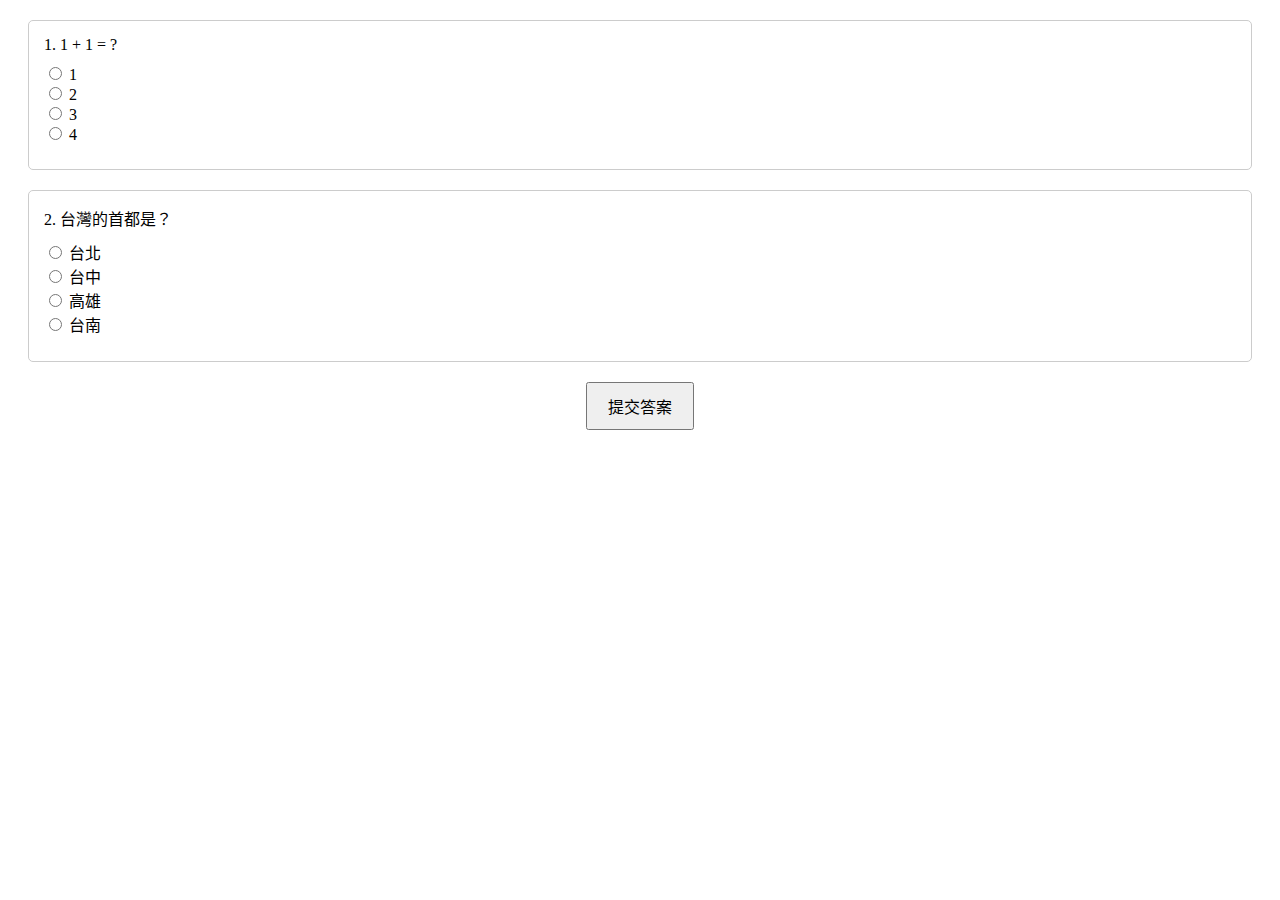
<file: v1/index.html>
<!DOCTYPE html>
<html lang="zh-TW">
<head>
    <meta charset="UTF-8">
    <title>選擇題測驗</title>
    <style>
        .question-container {
            margin: 20px;
            padding: 15px;
            border: 1px solid #ccc;
            border-radius: 5px;
        }
        .options {
            margin: 10px 0;
        }
        .result {
            font-size: 24px;
            font-weight: bold;
            text-align: center;
            margin: 20px;
        }
        #submitBtn {
            display: block;
            margin: 20px auto;
            padding: 10px 20px;
            font-size: 16px;
        }
    </style>
</head>
<body>
    <div id="quiz-container"></div>
    <button id="submitBtn">提交答案</button>
    <div id="result" class="result"></div>
    <script src="quiz.js"></script>
</body>
</html>
</file>
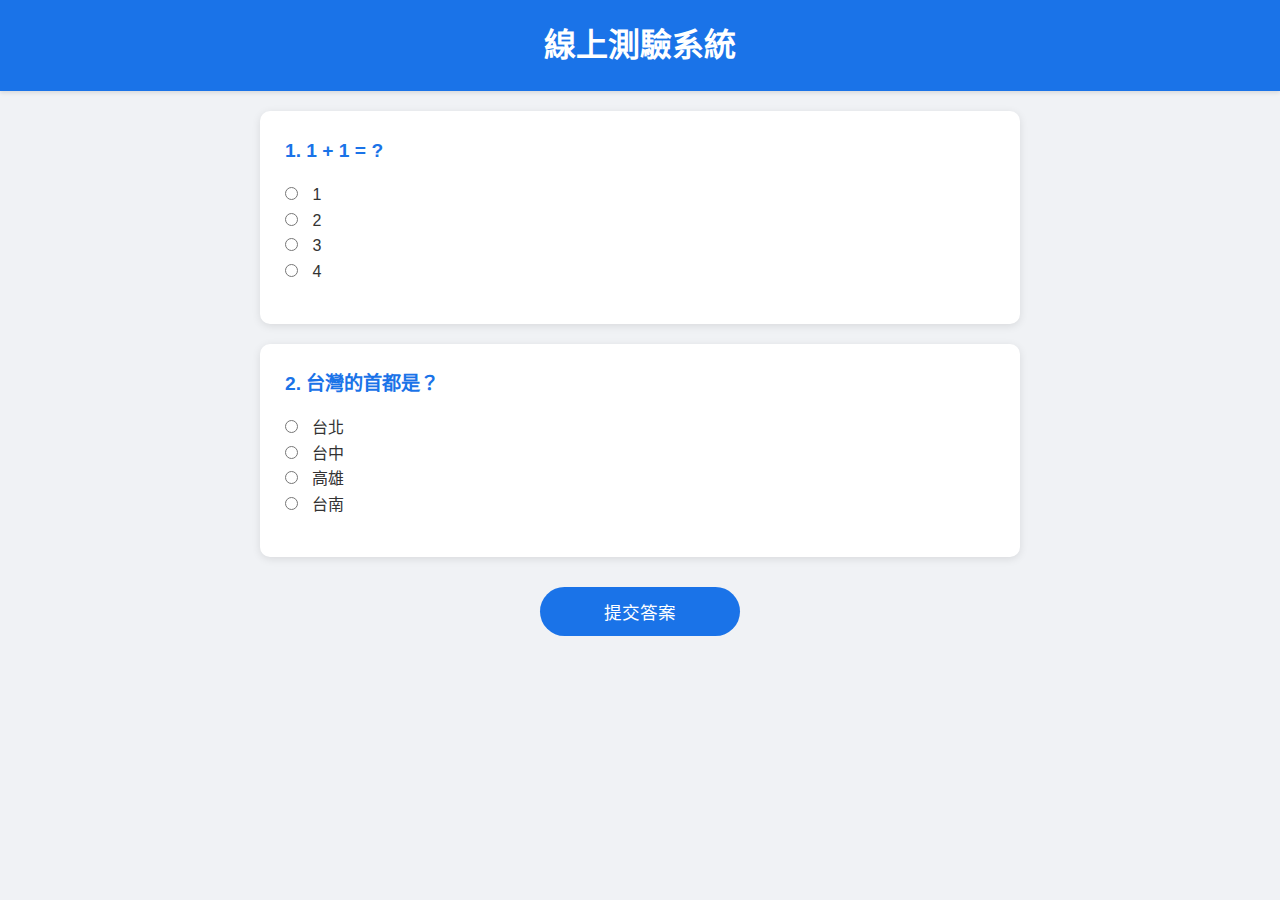
<file: v2/index.html>
<!DOCTYPE html>
<html lang="zh-TW">
<head>
    <meta charset="UTF-8">
    <meta name="viewport" content="width=device-width, initial-scale=1.0">
    <title>線上測驗系統</title>
    <style>
        * {
            box-sizing: border-box;
            margin: 0;
            padding: 0;
        }

        body {
            font-family: 'Microsoft JhengHei', '微軟正黑體', sans-serif;
            line-height: 1.6;
            background-color: #f0f2f5;
            color: #333;
        }

        .header {
            background-color: #1a73e8;
            color: white;
            padding: 20px;
            text-align: center;
            box-shadow: 0 2px 4px rgba(0,0,0,0.1);
        }

        .container {
            max-width: 800px;
            margin: 20px auto;
            padding: 0 20px;
        }

        .question-container {
            background: white;
            margin: 20px 0;
            padding: 25px;
            border-radius: 10px;
            box-shadow: 0 2px 8px rgba(0,0,0,0.1);
            transition: transform 0.2s;
        }

        .question-container:hover {
            transform: translateY(-2px);
        }

        .question {
            font-size: 1.2em;
            font-weight: bold;
            color: #1a73e8;
            margin-bottom: 15px;
        }

        .options {
            margin: 15px 0;
        }

        .option-item {
            margin: 10px 0;
            padding: 10px;
            border: 2px solid #e0e0e0;
            border-radius: 8px;
            cursor: pointer;
            transition: all 0.2s;
        }

        .option-item:hover {
            background-color: #f8f9fa;
            border-color: #1a73e8;
        }

        input[type="radio"] {
            margin-right: 10px;
        }

        label {
            cursor: pointer;
            display: inline-block;
            width: calc(100% - 30px);
        }

        #submitBtn {
            display: block;
            width: 200px;
            margin: 30px auto;
            padding: 12px 24px;
            font-size: 1.1em;
            color: white;
            background-color: #1a73e8;
            border: none;
            border-radius: 25px;
            cursor: pointer;
            transition: background-color 0.3s;
        }

        #submitBtn:hover {
            background-color: #1557b0;
        }

        .result {
            text-align: center;
            margin: 20px 0;
            padding: 20px;
            font-size: 1.5em;
            font-weight: bold;
            border-radius: 10px;
            animation: fadeIn 0.5s;
        }

        @keyframes fadeIn {
            from { opacity: 0; transform: translateY(20px); }
            to { opacity: 1; transform: translateY(0); }
        }

        .score-high {
            color: #28a745;
            background-color: #d4edda;
        }

        .score-low {
            color: #dc3545;
            background-color: #f8d7da;
        }

        .score-mid {
            color: #1a73e8;
            background-color: #e8f0fe;
        }

        @media (max-width: 600px) {
            .container {
                padding: 0 10px;
            }
            
            .question-container {
                padding: 15px;
            }

            .question {
                font-size: 1.1em;
            }
        }
    </style>
</head>
<body>
    <div class="header">
        <h1>線上測驗系統</h1>
    </div>
    <div class="container">
        <div id="quiz-container"></div>
        <button id="submitBtn">提交答案</button>
        <div id="result" class="result"></div>
    </div>
    <script src="quiz.js"></script>
</body>
</html>
</file>
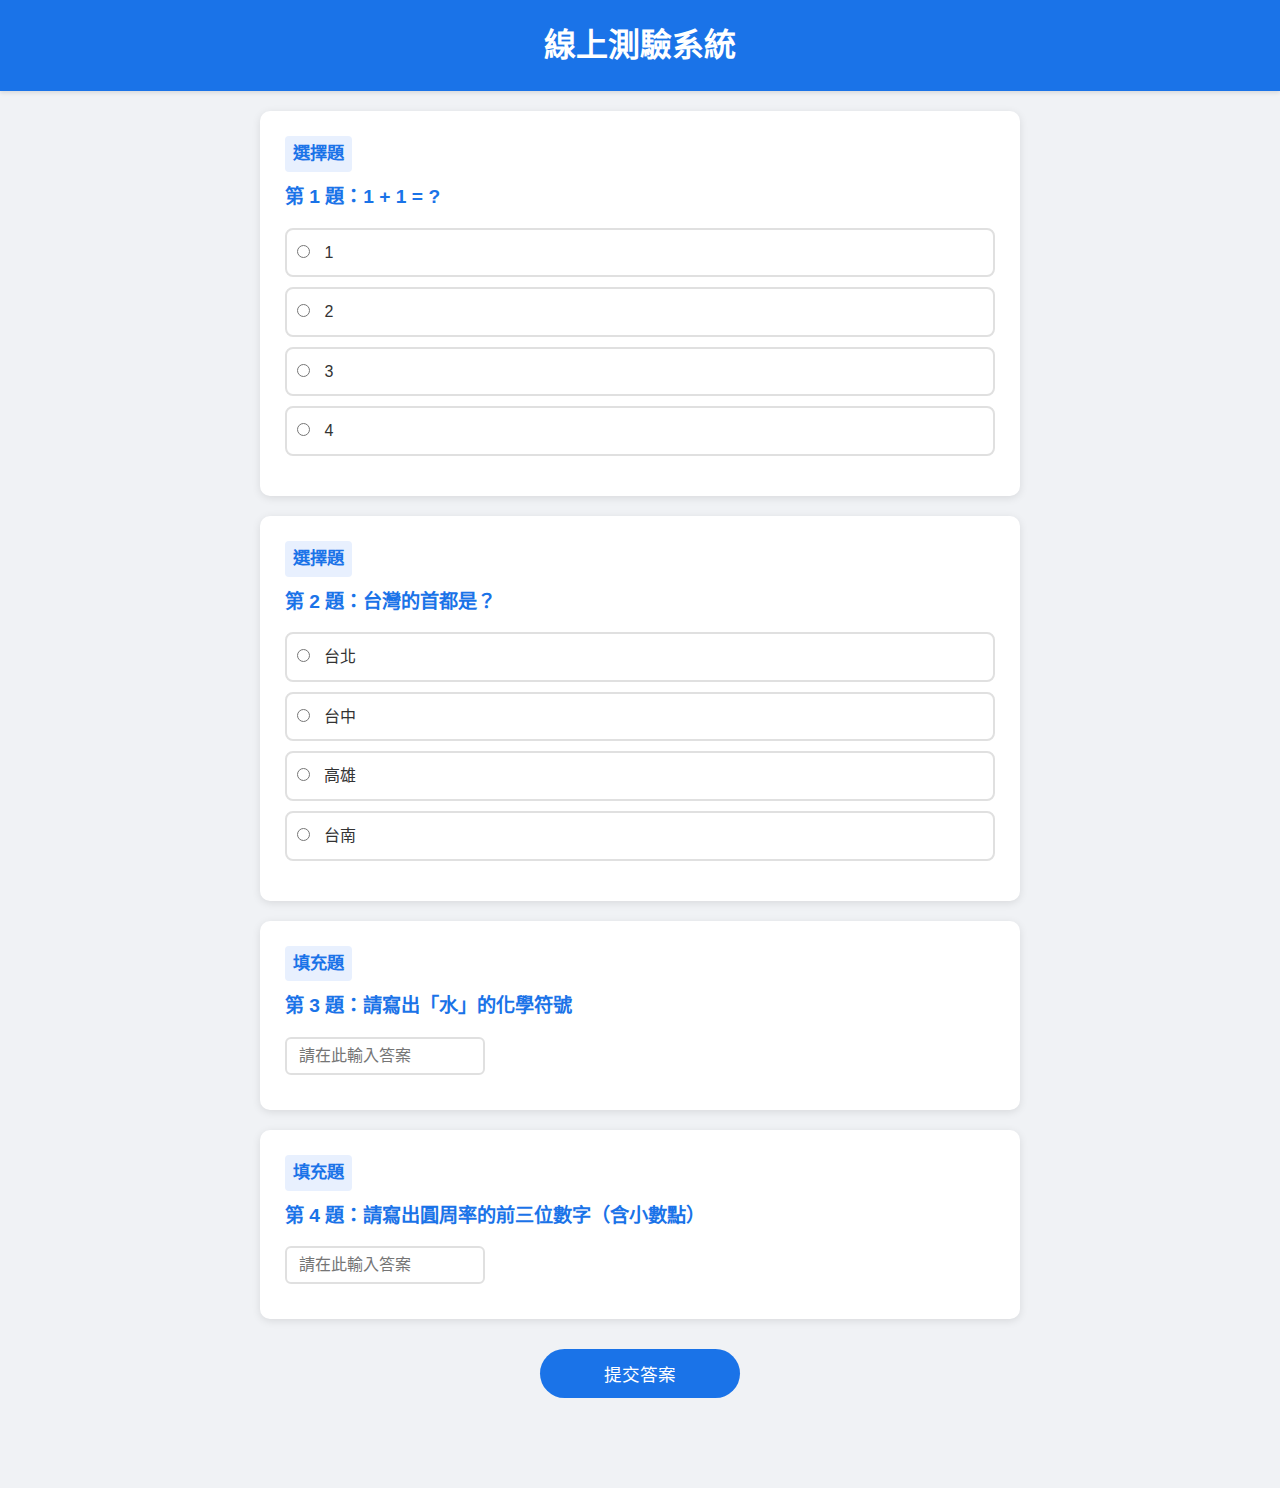
<file: v3/index.html>
<!DOCTYPE html>
<html lang="zh-TW">
<head>
    <meta charset="UTF-8">
    <meta name="viewport" content="width=device-width, initial-scale=1.0">
    <title>線上測驗系統</title>
    <link rel="stylesheet" href="styles.css">
</head>
<body>
    <div class="header">
        <h1>線上測驗系統</h1>
    </div>
    <div class="container">
        <div id="quiz-container"></div>
        <button id="submitBtn">提交答案</button>
        <div id="result" class="result"></div>
    </div>
    <script src="quiz.js"></script>
</body>
</html>
</file>
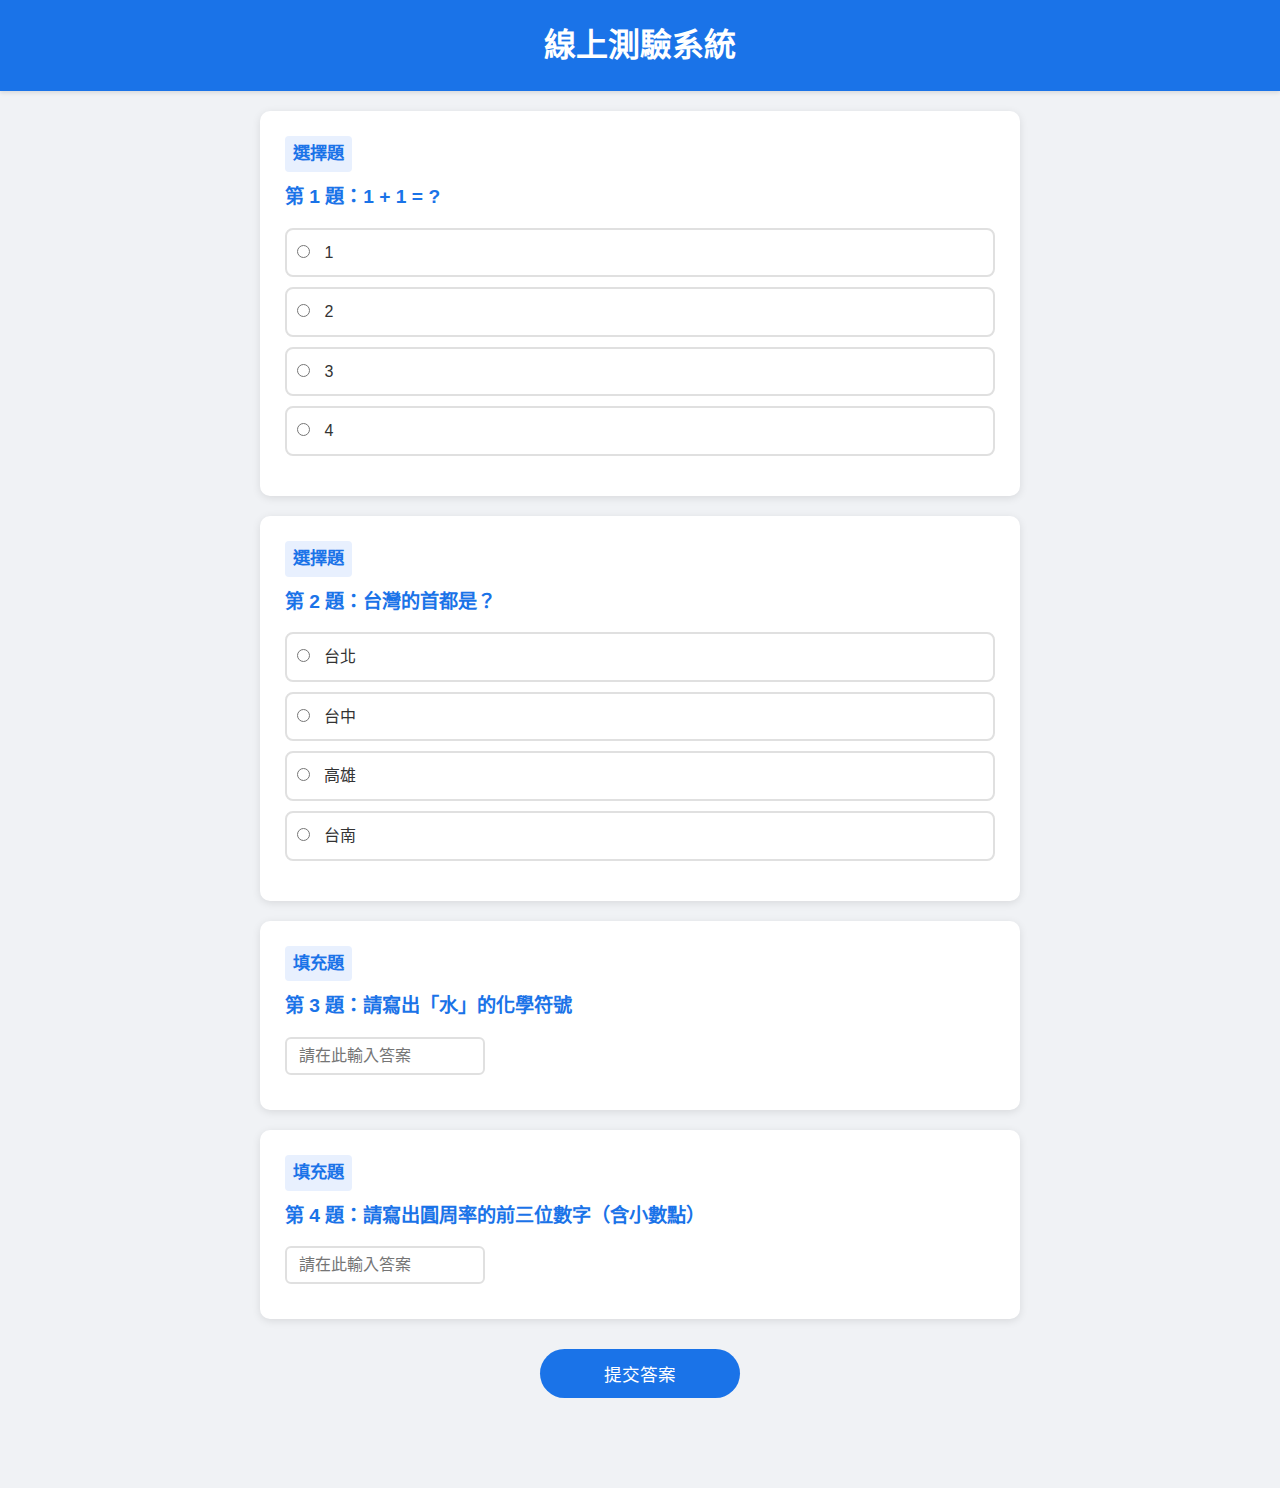
<file: v4/index.html>
<!DOCTYPE html>
<html lang="zh-TW">
<head>
    <meta charset="UTF-8">
    <meta name="viewport" content="width=device-width, initial-scale=1.0">
    <title>線上測驗系統</title>
    <link rel="stylesheet" href="styles.css">
</head>
<body>
    <div class="header">
        <h1>線上測驗系統</h1>
    </div>
    <div class="container">
        <div id="quiz-container"></div>
        <button id="submitBtn">提交答案</button>
        <div id="result" class="result"></div>
    </div>
    <script src="questions.js"></script>
    <script src="quiz.js"></script>
</body>
</html>
</file>
<file: v3/styles.css>
* {
    box-sizing: border-box;
    margin: 0;
    padding: 0;
}

body {
    font-family: 'Microsoft JhengHei', '微軟正黑體', sans-serif;
    line-height: 1.6;
    background-color: #f0f2f5;
    color: #333;
}

.header {
    background-color: #1a73e8;
    color: white;
    padding: 20px;
    text-align: center;
    box-shadow: 0 2px 4px rgba(0,0,0,0.1);
}

.container {
    max-width: 800px;
    margin: 20px auto;
    padding: 0 20px;
}

.question-container {
    background: white;
    margin: 20px 0;
    padding: 25px;
    border-radius: 10px;
    box-shadow: 0 2px 8px rgba(0,0,0,0.1);
    transition: transform 0.2s;
}

.question-container:hover {
    transform: translateY(-2px);
}

.question {
    font-size: 1.2em;
    font-weight: bold;
    color: #1a73e8;
    margin-bottom: 15px;
}

.question-type {
    display: inline-block;
    padding: 4px 8px;
    background-color: #e8f0fe;
    color: #1a73e8;
    border-radius: 4px;
    font-size: 0.9em;
    margin-bottom: 10px;
}

.options {
    margin: 15px 0;
}

.option-item {
    margin: 10px 0;
    padding: 10px;
    border: 2px solid #e0e0e0;
    border-radius: 8px;
    cursor: pointer;
    transition: all 0.2s;
}

.option-item:hover {
    background-color: #f8f9fa;
    border-color: #1a73e8;
}

input[type="radio"] {
    margin-right: 10px;
}

label {
    cursor: pointer;
    display: inline-block;
    width: calc(100% - 30px);
}

.fill-in-blank {
    margin: 10px 0;
}

.fill-in-blank input[type="text"] {
    width: 200px;
    padding: 8px 12px;
    font-size: 1em;
    border: 2px solid #e0e0e0;
    border-radius: 6px;
    transition: all 0.3s;
}

.fill-in-blank input[type="text"]:focus {
    border-color: #1a73e8;
    outline: none;
    box-shadow: 0 0 0 2px rgba(26,115,232,0.2);
}

#submitBtn {
    display: block;
    width: 200px;
    margin: 30px auto;
    padding: 12px 24px;
    font-size: 1.1em;
    color: white;
    background-color: #1a73e8;
    border: none;
    border-radius: 25px;
    cursor: pointer;
    transition: background-color 0.3s;
}

#submitBtn:hover {
    background-color: #1557b0;
}

.result {
    text-align: center;
    margin: 20px 0;
    padding: 20px;
    font-size: 1.5em;
    font-weight: bold;
    border-radius: 10px;
    animation: fadeIn 0.5s;
}

@keyframes fadeIn {
    from { 
        opacity: 0; 
        transform: translateY(20px); 
    }
    to { 
        opacity: 1; 
        transform: translateY(0); 
    }
}

.score-high {
    color: #28a745;
    background-color: #d4edda;
}

.score-low {
    color: #dc3545;
    background-color: #f8d7da;
}

.score-mid {
    color: #1a73e8;
    background-color: #e8f0fe;
}

/* 響應式設計 */
@media (max-width: 600px) {
    .container {
        padding: 0 10px;
    }
    
    .question-container {
        padding: 15px;
    }

    .question {
        font-size: 1.1em;
    }

    .fill-in-blank input[type="text"] {
        width: 100%;
    }
}
</file>
<file: v4/styles.css>
* {
    box-sizing: border-box;
    margin: 0;
    padding: 0;
}

body {
    font-family: 'Microsoft JhengHei', '微軟正黑體', sans-serif;
    line-height: 1.6;
    background-color: #f0f2f5;
    color: #333;
}

.header {
    background-color: #1a73e8;
    color: white;
    padding: 20px;
    text-align: center;
    box-shadow: 0 2px 4px rgba(0,0,0,0.1);
}

.container {
    max-width: 800px;
    margin: 20px auto;
    padding: 0 20px;
}

.question-container {
    background: white;
    margin: 20px 0;
    padding: 25px;
    border-radius: 10px;
    box-shadow: 0 2px 8px rgba(0,0,0,0.1);
    transition: transform 0.2s;
}

.question-container:hover {
    transform: translateY(-2px);
}

.question {
    font-size: 1.2em;
    font-weight: bold;
    color: #1a73e8;
    margin-bottom: 15px;
}

.question-type {
    display: inline-block;
    padding: 4px 8px;
    background-color: #e8f0fe;
    color: #1a73e8;
    border-radius: 4px;
    font-size: 0.9em;
    margin-bottom: 10px;
}

.options {
    margin: 15px 0;
}

.option-item {
    margin: 10px 0;
    padding: 10px;
    border: 2px solid #e0e0e0;
    border-radius: 8px;
    cursor: pointer;
    transition: all 0.2s;
}

.option-item:hover {
    background-color: #f8f9fa;
    border-color: #1a73e8;
}

input[type="radio"] {
    margin-right: 10px;
}

label {
    cursor: pointer;
    display: inline-block;
    width: calc(100% - 30px);
}

.fill-in-blank {
    margin: 10px 0;
}

.fill-in-blank input[type="text"] {
    width: 200px;
    padding: 8px 12px;
    font-size: 1em;
    border: 2px solid #e0e0e0;
    border-radius: 6px;
    transition: all 0.3s;
}

.fill-in-blank input[type="text"]:focus {
    border-color: #1a73e8;
    outline: none;
    box-shadow: 0 0 0 2px rgba(26,115,232,0.2);
}

#submitBtn {
    display: block;
    width: 200px;
    margin: 30px auto;
    padding: 12px 24px;
    font-size: 1.1em;
    color: white;
    background-color: #1a73e8;
    border: none;
    border-radius: 25px;
    cursor: pointer;
    transition: background-color 0.3s;
}

#submitBtn:hover {
    background-color: #1557b0;
}

.result {
    text-align: center;
    margin: 20px 0;
    padding: 20px;
    font-size: 1.5em;
    font-weight: bold;
    border-radius: 10px;
    animation: fadeIn 0.5s;
}

@keyframes fadeIn {
    from { 
        opacity: 0; 
        transform: translateY(20px); 
    }
    to { 
        opacity: 1; 
        transform: translateY(0); 
    }
}

.score-high {
    color: #28a745;
    background-color: #d4edda;
}

.score-low {
    color: #dc3545;
    background-color: #f8d7da;
}

.score-mid {
    color: #1a73e8;
    background-color: #e8f0fe;
}

/* 響應式設計 */
@media (max-width: 600px) {
    .container {
        padding: 0 10px;
    }
    
    .question-container {
        padding: 15px;
    }

    .question {
        font-size: 1.1em;
    }

    .fill-in-blank input[type="text"] {
        width: 100%;
    }
}
</file>
